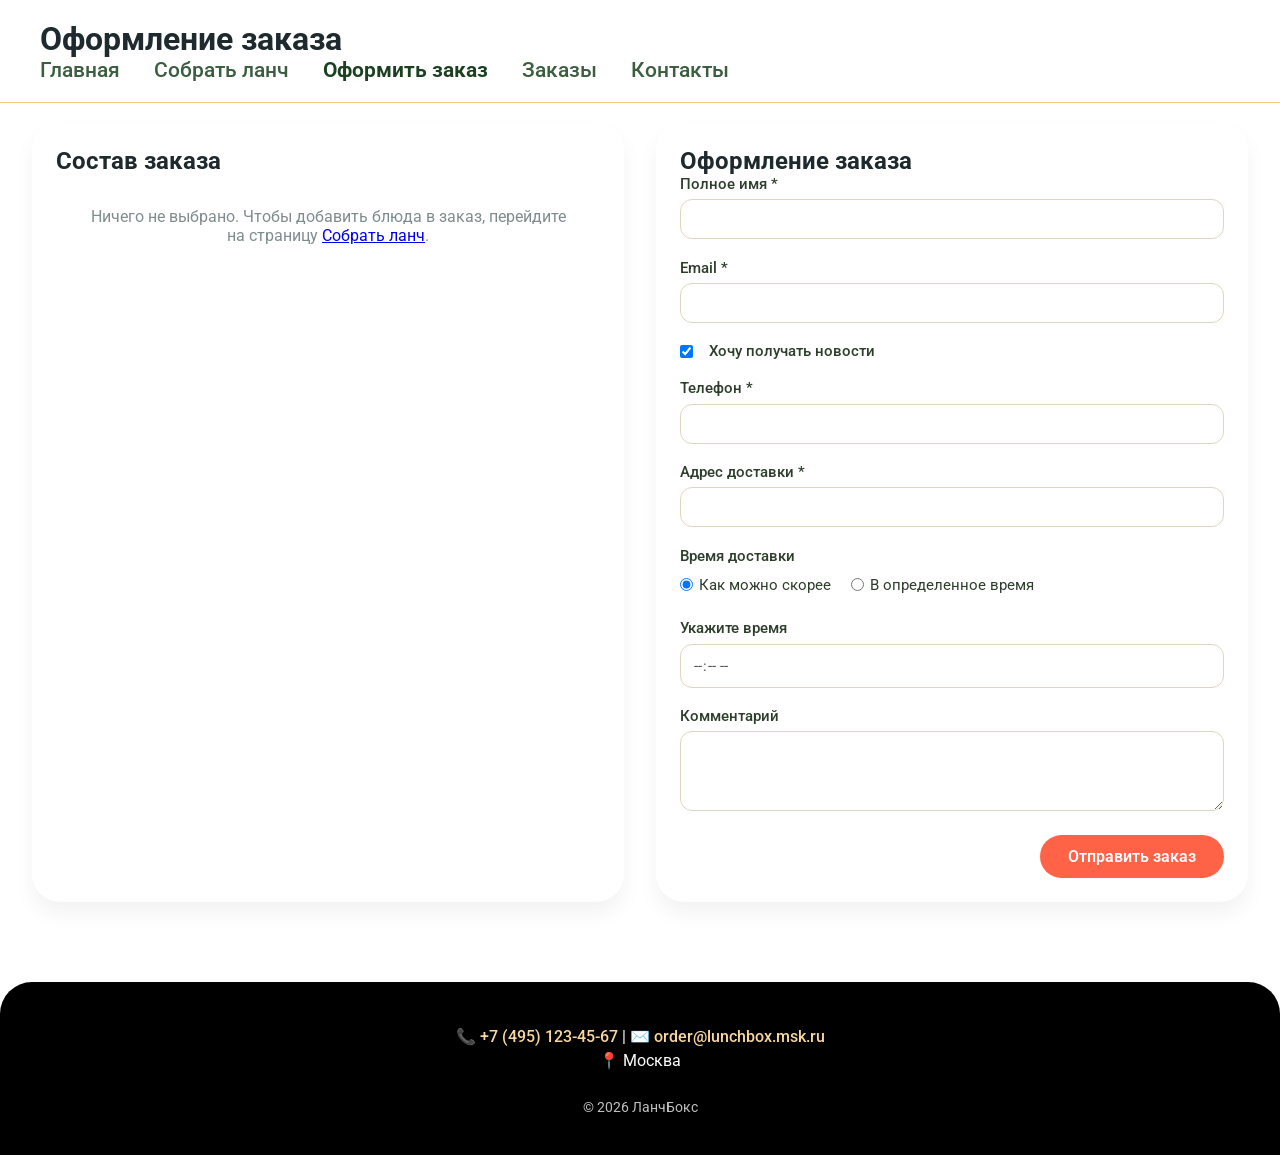
<file: checkout.html>
<!DOCTYPE html>
<html lang="ru">
<head>
    <meta charset="UTF-8">
    <meta name="viewport" content="width=device-width, initial-scale=1.0">
    <title>Оформить заказ — ЛанчБокс</title>
    <link rel="preconnect" href="https://fonts.googleapis.com">
    <link rel="preconnect" href="https://fonts.gstatic.com" crossorigin>
    <link href="https://fonts.googleapis.com/css2?family=Roboto:wght@400;500;700&display=swap" rel="stylesheet">
    <link href="static/css/styles.css" rel="stylesheet">
    <link href="static/css/build-lanch-styles.css" rel="stylesheet">
    <link href="static/css/build-lanch-filters-styles.css" rel="stylesheet">
    <link href="static/css/build-lanch-combo.css" rel="stylesheet">
    <link href="static/css/sticky-panel.css" rel="stylesheet">
</head>
<body>
<header>
    <h1>Оформление заказа</h1>
    <nav>
        <a href="index.html">Главная</a>
        <a href="build-lanch.html">Собрать ланч</a>
        <a href="checkout.html" class="active">Оформить заказ</a>
        <a href="orders.html">Заказы</a>
        <a href="#footer-contacts">Контакты</a>
    </nav>
</header>
<main>
    <div class="checkout-grid">
        <!-- Левая колонка - cостав заказа -->
        <div class="checkout-col">
            <h2>Состав заказа</h2>
            <div id="selected-items-list" class="selected-items-list"></div>
        </div>
        <!-- Правая колонка - aорма оформления -->
        <div class="checkout-col">
            <h2>Оформление заказа</h2>
            <form id="checkoutForm">
                <div class="form-group">
                    <label for="full_name">Полное имя *</label>
                    <input type="text" id="full_name" name="full_name" required>
                </div>
                <div class="form-group">
                    <label for="email">Email *</label>
                    <input type="email" id="email" name="email" required>
                </div>
                <div class="form-group checkbox-group">
                    <input type="checkbox" id="subscribe" name="subscribe" value="1" checked>
                    <label for="subscribe">Хочу получать новости</label>
                </div>
                <div class="form-group">
                    <label for="phone">Телефон *</label>
                    <input type="tel" id="phone" name="phone" required>
                </div>
                <div class="form-group">
                    <label for="delivery_address">Адрес доставки *</label>
                    <input type="text" id="delivery_address" name="delivery_address" required>
                </div>
                <div class="form-group">
                    <label>Время доставки</label>
                    <div class="radio-option">
                        <label><input type="radio" name="delivery_type" value="now" checked> Как можно скорее</label>
                        <label><input type="radio" name="delivery_type" value="by_time"> В определенное время</label>
                    </div>
                </div>
                <div class="form-group time-field" id="time-group">
                    <label for="delivery_time">Укажите время</label>
                    <input type="time" id="delivery_time" name="delivery_time" min="07:00" max="23:00" step="300" disabled>
                </div>
                <div class="form-group">
                    <label for="comment">Комментарий</label>
                    <textarea id="comment" name="comment"></textarea>
                </div>
                <div class="buttons-row">
                    <button type="submit" class="btn btn-submit" id="submit-order">Отправить заказ</button>
                </div>
            </form>
        </div>
    </div>
</main>
<footer id="footer-contacts">
    <div class="footer-contacts">
        <p>📞 <a href="tel:+74951234567">+7 (495) 123-45-67</a> | ✉️ <a href="mailto:order@lunchbox.msk.ru">order@lunchbox.msk.ru</a></p>
        <p>📍 Москва</p>
    </div>
    <div class="copyright">© 2026 ЛанчБокс</div>
</footer>

<script src="js/dishes_data.js"></script>
<script src="js/order.js"></script>
<script src="js/checkout.js"></script>
</body>
</html>
</file>
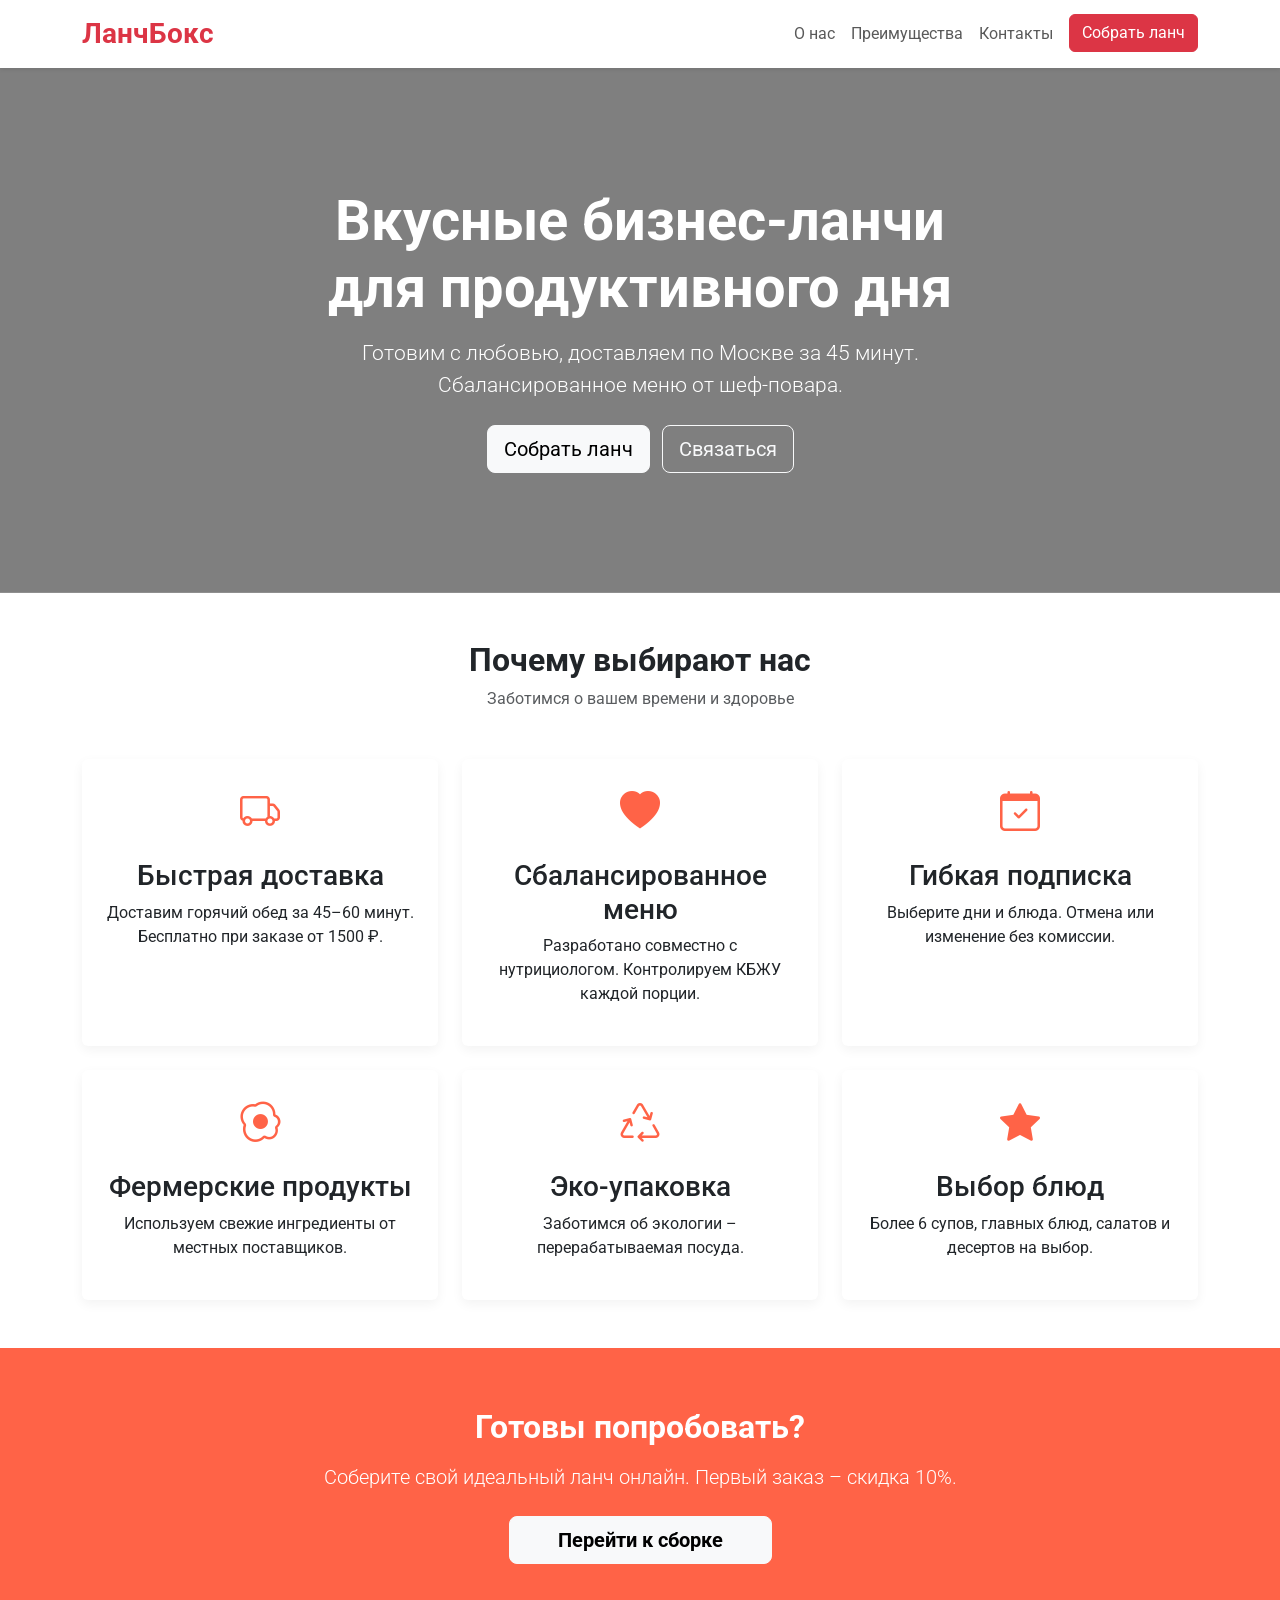
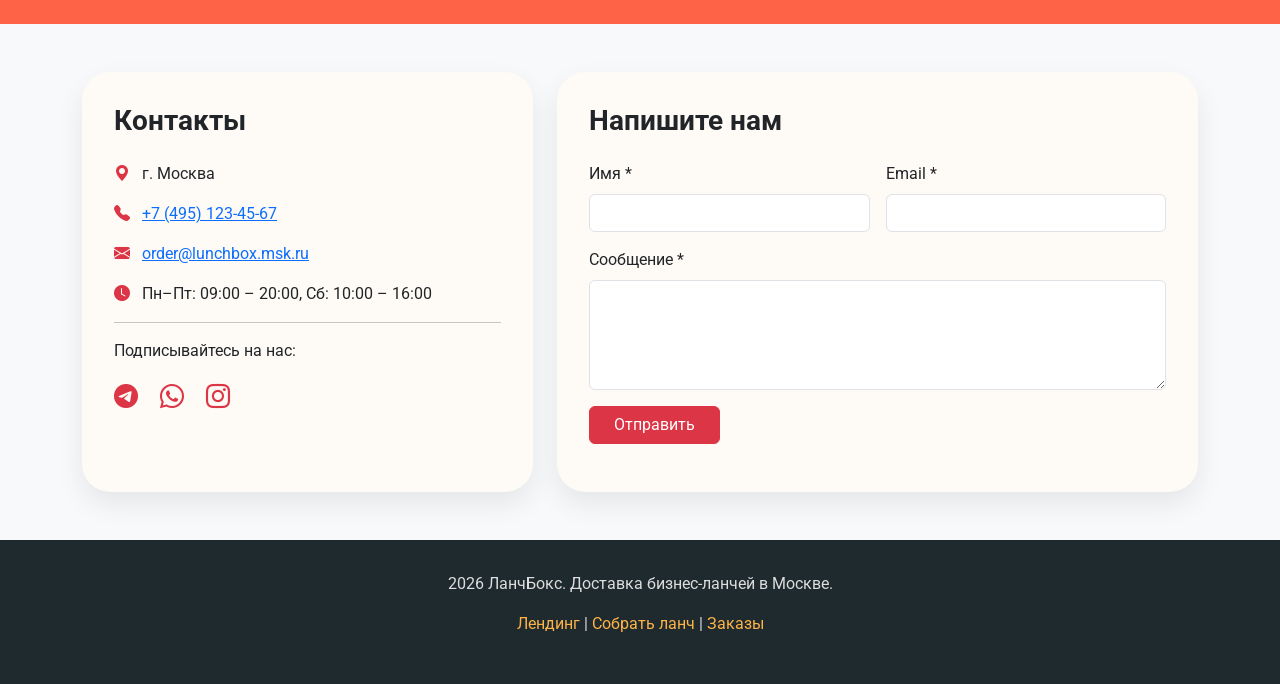
<file: landing.html>
<!DOCTYPE html>
<html lang="ru">
<head>
    <meta charset="UTF-8">
    <meta name="viewport" content="width=device-width, initial-scale=1.0">
    <title>ЛанчБокс – Доставка бизнес-ланчей в Москве</title>
    <link href="https://cdn.jsdelivr.net/npm/bootstrap@5.3.0/dist/css/bootstrap.min.css" rel="stylesheet">
    <link rel="stylesheet" href="https://cdn.jsdelivr.net/npm/bootstrap-icons@1.11.3/font/bootstrap-icons.min.css">
    <link href="https://fonts.googleapis.com/css2?family=Roboto:wght@400;500;700&display=swap" rel="stylesheet">
    <link href="static/css/landing-styles.css" rel="stylesheet">
</head>
<body>

<nav class="navbar navbar-expand-lg navbar-light bg-white shadow-sm sticky-top">
    <div class="container">
        <a class="navbar-brand fw-bold fs-3 text-danger" href="landing.html">ЛанчБокс</a>
        <button class="navbar-toggler" type="button" data-bs-toggle="collapse" data-bs-target="#navbarNav">
            <span class="navbar-toggler-icon"></span>
        </button>
        <div class="collapse navbar-collapse" id="navbarNav">
            <ul class="navbar-nav ms-auto">
                <li class="nav-item"><a class="nav-link" href="#about">О нас</a></li>
                <li class="nav-item"><a class="nav-link" href="#features">Преимущества</a></li>
                <li class="nav-item"><a class="nav-link" href="#contact">Контакты</a></li>
                <li class="nav-item"><a class="btn btn-danger ms-2" href="build-lanch.html">Собрать ланч</a></li>
            </ul>
        </div>
    </div>
</nav>

<section class="hero text-center">
    <div class="container">
        <div class="row justify-content-center">
            <div class="col-lg-8">
                <h1>Вкусные бизнес-ланчи <br> для продуктивного дня</h1>
                <p class="lead">Готовим с любовью, доставляем по Москве за 45 минут. Сбалансированное меню от шеф-повара.</p>
                <a href="build-lanch.html" class="btn btn-light btn-lg me-2">Собрать ланч</a>
                <a href="#contact" class="btn btn-outline-light btn-lg">Связаться</a>
            </div>
        </div>
    </div>
</section>

<section id="features" class="py-5">
    <div class="container">
        <div class="text-center mb-5">
            <h2 class="fw-bold">Почему выбирают нас</h2>
            <p class="text-muted">Заботимся о вашем времени и здоровье</p>
        </div>
        <div class="row g-4">
            <div class="col-md-4">
                <div class="card feature-card text-center p-4 h-100">
                    <div class="feature-icon"><i class="bi bi-truck"></i></div>
                    <h3>Быстрая доставка</h3>
                    <p>Доставим горячий обед за 45–60 минут. Бесплатно при заказе от 1500 ₽.</p>
                </div>
            </div>
            <div class="col-md-4">
                <div class="card feature-card text-center p-4 h-100">
                    <div class="feature-icon"><i class="bi bi-heart-fill"></i></div>
                    <h3>Сбалансированное меню</h3>
                    <p>Разработано совместно с нутрициологом. Контролируем КБЖУ каждой порции.</p>
                </div>
            </div>
            <div class="col-md-4">
                <div class="card feature-card text-center p-4 h-100">
                    <div class="feature-icon"><i class="bi bi-calendar-check"></i></div>
                    <h3>Гибкая подписка</h3>
                    <p>Выберите дни и блюда. Отмена или изменение без комиссии.</p>
                </div>
            </div>
            <div class="col-md-4">
                <div class="card feature-card text-center p-4 h-100">
                    <div class="feature-icon"><i class="bi bi-egg-fried"></i></div>
                    <h3>Фермерские продукты</h3>
                    <p>Используем свежие ингредиенты от местных поставщиков.</p>
                </div>
            </div>
            <div class="col-md-4">
                <div class="card feature-card text-center p-4 h-100">
                    <div class="feature-icon"><i class="bi bi-recycle"></i></div>
                    <h3>Эко-упаковка</h3>
                    <p>Заботимся об экологии – перерабатываемая посуда.</p>
                </div>
            </div>
            <div class="col-md-4">
                <div class="card feature-card text-center p-4 h-100">
                    <div class="feature-icon"><i class="bi bi-star-fill"></i></div>
                    <h3>Выбор блюд</h3>
                    <p>Более 6 супов, главных блюд, салатов и десертов на выбор.</p>
                </div>
            </div>
        </div>
    </div>
</section>

<section class="cta-section text-center">
    <div class="container">
        <div class="row justify-content-center">
            <div class="col-lg-8">
                <h2 class="fw-bold mb-3">Готовы попробовать?</h2>
                <p class="mb-4 lead">Соберите свой идеальный ланч онлайн. Первый заказ – скидка 10%.</p>
                <a href="build-lanch.html" class="btn btn-light btn-lg px-5 py-2 fw-bold">Перейти к сборке</a>
            </div>
        </div>
    </div>
</section>

<section id="contact" class="py-5 bg-light">
    <div class="container">
        <div class="row g-4">
            <div class="col-md-5">
                <div class="contact-form h-100">
                    <h3 class="fw-bold mb-4">Контакты</h3>
                    <p><i class="bi bi-geo-alt-fill text-danger me-2"></i> г. Москва</p>
                    <p><i class="bi bi-telephone-fill text-danger me-2"></i> <a href="tel:+74951234567">+7 (495) 123-45-67</a></p>
                    <p><i class="bi bi-envelope-fill text-danger me-2"></i> <a href="mailto:order@lunchbox.msk.ru">order@lunchbox.msk.ru</a></p>
                    <p><i class="bi bi-clock-fill text-danger me-2"></i> Пн–Пт: 09:00 – 20:00, Сб: 10:00 – 16:00</p>
                    <hr>
                    <p class="mt-3">Подписывайтесь на нас:</p>
                    <div class="fs-4">
                        <a href="#" class="text-danger me-3"><i class="bi bi-telegram"></i></a>
                        <a href="#" class="text-danger me-3"><i class="bi bi-whatsapp"></i></a>
                        <a href="#" class="text-danger"><i class="bi bi-instagram"></i></a>
                    </div>
                </div>
            </div>

            <div class="col-md-7">
                <div class="contact-form">
                    <h3 class="fw-bold mb-4">Напишите нам</h3>
                    <form id="feedbackForm">
                        <div class="row g-3">
                            <div class="col-md-6">
                                <label for="name" class="form-label">Имя *</label>
                                <input type="text" class="form-control" id="name" required>
                            </div>
                            <div class="col-md-6">
                                <label for="email" class="form-label">Email *</label>
                                <input type="email" class="form-control" id="email" required>
                            </div>
                            <div class="col-12">
                                <label for="message" class="form-label">Сообщение *</label>
                                <textarea class="form-control" id="message" rows="4" required></textarea>
                            </div>
                            <div class="col-12">
                                <button type="submit" class="btn btn-danger px-4">Отправить</button>
                                <div id="formMessage" class="mt-3"></div>
                            </div>
                        </div>
                    </form>
                </div>
            </div>
        </div>
    </div>
</section>

<footer class="text-center">
    <div class="container">
        <p>2026 ЛанчБокс. Доставка бизнес-ланчей в Москве.</p>
        <p><a href="landing.html">Лендинг</a> | <a href="build-lanch.html">Собрать ланч</a> | <a href="orders.html">Заказы</a></p>
    </div>
</footer>

<script src="https://cdn.jsdelivr.net/npm/bootstrap@5.3.0/dist/js/bootstrap.bundle.min.js"></script>
<script>
    // Обработка формы обратной связи (демонстрация, без отправки на сервер)
    document.getElementById('feedbackForm').addEventListener('submit', function(e) {
        e.preventDefault();
        const name = document.getElementById('name').value.trim();
        const email = document.getElementById('email').value.trim();
        const message = document.getElementById('message').value.trim();
        if (!name || !email || !message) {
            document.getElementById('formMessage').innerHTML = '<div class="alert alert-danger">Заполните все поля.</div>';
            return;
        }
        document.getElementById('formMessage').innerHTML = '<div class="alert alert-success">Спасибо! Мы свяжемся с вами в ближайшее время.</div>';
        this.reset();
        setTimeout(() => document.getElementById('formMessage').innerHTML = '', 5000);
    });
</script>
</body>
</html>
</file>
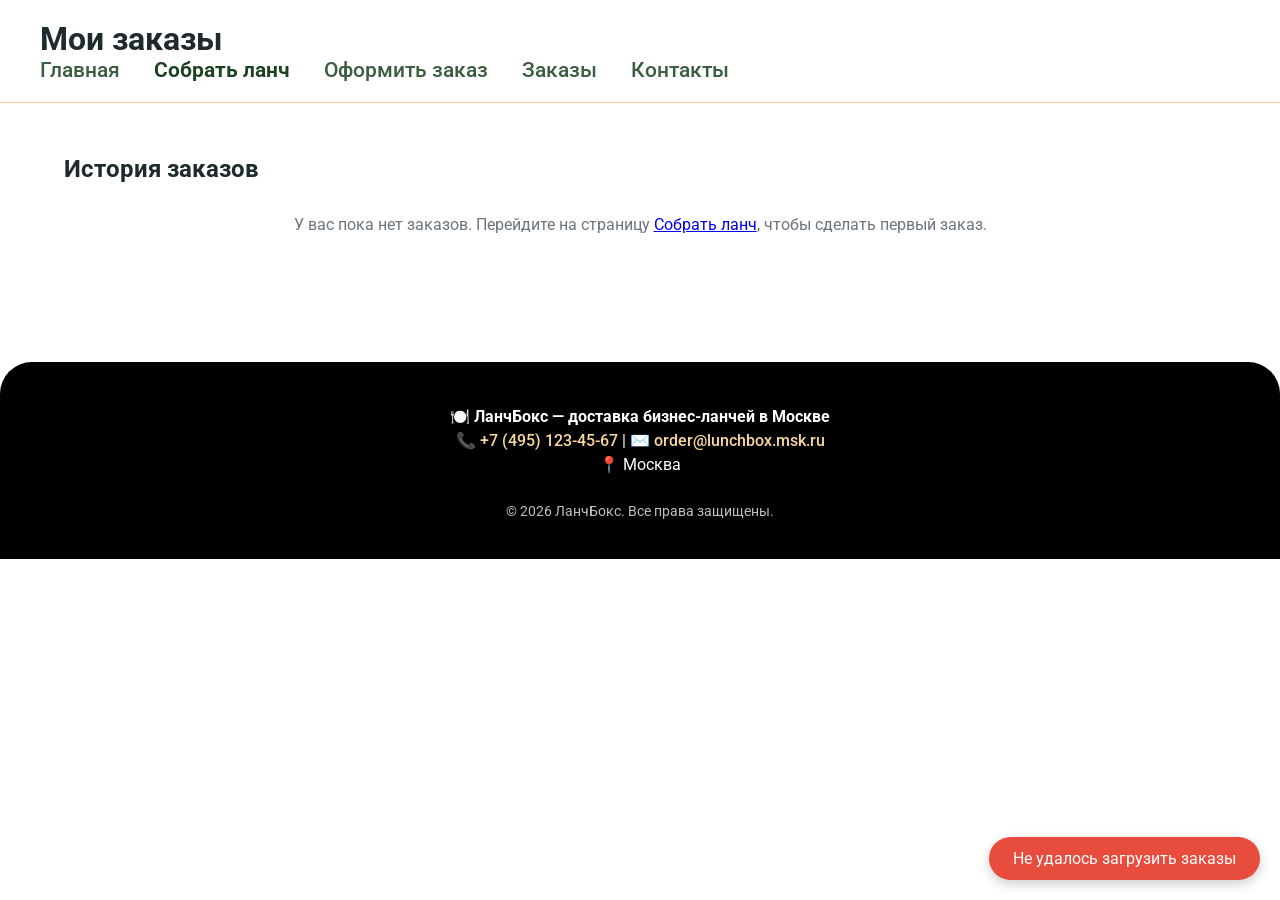
<file: orders.html>
<!DOCTYPE html>
<html lang="ru">
<head>
    <meta charset="UTF-8">
    <meta name="viewport" content="width=device-width, initial-scale=1.0">
    <title>Мои заказы — ЛанчБокс</title>
    <link rel="stylesheet" href="https://cdn.jsdelivr.net/npm/bootstrap-icons@1.11.3/font/bootstrap-icons.min.css">
    <link rel="preconnect" href="https://fonts.googleapis.com">
    <link rel="preconnect" href="https://fonts.gstatic.com" crossorigin>
    <link href="https://fonts.googleapis.com/css2?family=Roboto:wght@400;500;700&display=swap" rel="stylesheet">
    <link href="static/css/styles.css" rel="stylesheet">
    <link href="static/css/build-lanch-styles.css" rel="stylesheet">
    <link href="static/css/build-lanch-filters-styles.css" rel="stylesheet">
    <link href="static/css/orders-styles.css" rel="stylesheet">
</head>
<body>
<header>
    <h1>Мои заказы</h1>
    <nav>
        <a href="index.html">Главная</a>
        <a href="build-lanch.html" class="active">Собрать ланч</a>
        <a href="checkout.html">Оформить заказ</a>
        <a href="orders.html">Заказы</a>
        <a href="#footer-contacts">Контакты</a>
    </nav>
</header>
<main>
    <div class="orders-container">
        <h2>История заказов</h2>
        <div id="orders-list" class="orders-list">
            <div class="loading">Загрузка заказов...</div>
        </div>
    </div>
</main>
<footer id="footer-contacts">
    <div class="footer-contacts">
        <p><strong>🍽️ ЛанчБокс — доставка бизнес-ланчей в Москве</strong></p>
        <p>📞 <a href="tel:+74951234567">+7 (495) 123-45-67</a> | ✉️ <a href="mailto:order@lunchbox.msk.ru">order@lunchbox.msk.ru</a></p>
        <p>📍 Москва</p>
    </div>
    <div class="copyright">© 2026 ЛанчБокс. Все права защищены.</div>
</footer>

<!-- Модальное окно (общее) -->
<div id="modal-overlay" class="modal-overlay" style="display: none;">
    <div class="modal-content">
        <span class="modal-close">&times;</span>
        <div id="modal-body"></div>
    </div>
</div>


<script src="js/dishes_data.js"></script>
<script src="js/order.js"></script>
<script src="js/orders.js"></script>
</body>
</html>
</file>
<file: static/css/styles.css>
* {
    margin: 0;
    padding: 0;
    box-sizing: border-box;
}

body {
    font-family: 'Roboto', sans-serif;
    font-size: 16px;
    color: #1e2a2e;
    scroll-behavior: smooth;
}


header {
    background: #ffffff;
    padding: 20px 20px 20px 40px;
    margin-bottom: 20px;
    border-bottom: 1px solid #f8cc82;
}

main {
    max-width: 1280px;
    margin: 0 auto;
    padding: 0 2rem 2rem 2rem;
}


section {
    padding: 20px 20px 20px 20px;
    margin-bottom: 30px;
}


footer {
    background-color: #000000;     
    color: #ffffff;                 
    padding: 2.5rem 2rem;
    margin-top: 1rem;
    text-align: center;
    border-top-left-radius: 32px;
    border-top-right-radius: 32px;
}

h1.mainheader {
    font-size: 2.5rem;
    font-weight: 700;
    color: #bc6c25;
    margin-bottom: 35px;
    display: inline-block;
}

nav a {
    text-decoration: none;
    font-size: 1.3rem;
    font-weight: 500;
    color: #3a5e3f;
    margin-right: 30px;
    padding-bottom: 3px;
    border-bottom: 2px solid transparent;
}

nav a.active{
    color:#1b4120;
    font-weight: 650;
}

nav a:hover {
    color: #f17253;
    border-bottom-color: #f17253;
}

footer a {
    text-decoration: none;
    font-family: 'Roboto', sans-serif;
    font-size: 14;
    color: #f4d3a1;
}



.footer-contacts p {
    margin-top: 5px;
    margin-bottom: 5px;
    font-size: 1rem;
}

.footer-contacts a {
    color: #f9d79f;
    font-weight: 500;
}

.footer-contacts a:hover {
    color: #ffbc6e;
    text-decoration: underline;
}

.copyright {
    margin-top: 1.8rem;
    font-size: 0.85rem;
    opacity: 0.75;
}

@media (max-width: 800px) {
    main {
        padding: 0px 10px 15px 10px;
    }
    h1 {
        font-size: 1.9rem;
        text-align: center;
    }
    h2 {
        font-size: 1.6rem;
    }
    .about-wrapper {
        flex-direction: column;
    }
    nav a {
        margin-right: 1.2rem;
    }
    th, td {
        padding: 10px 8px;
        font-size: 0.85rem;
    }
    section {
        padding: 1.4rem;
    }
}

.loading {
    text-align: center;
    font-size: 1.5rem;
    padding: 2rem;
    color: #bc6c25;
}
</file>
<file: static/css/build-lanch-styles.css>
.menu-section {
    margin-bottom: 50px;
}
.menu-section h2 {
    font-size: 1.9rem;
    font-weight: 600;
    color: #2d3e2b;
    margin-bottom: 20px;
}
/*строка, то есть на каждую категорию*/
.dishes-grid {
    display: grid;
    grid-template-columns: repeat(3, 1fr);
    gap: 10px;
}
/*одна карточка*/
.dish-card {
    background-color: #ffffff;
    padding: 30px 40px;
    border-radius: 35px;
    display: flex;
    flex-direction: column; /*элементы друг под другом*/
    height: 100%;
}
.dish-card:hover {
    border: 2px solid #f99c8c;
}
/* при наведении на карточку меняем фон кнопки */
.dish-card:hover button {
    background-color: #ff6347;
    color: white;
}
.dish-card img {
    width: 100%;
    border-radius: 35px;
    aspect-ratio: 1 / 0.9;
    object-fit: cover;
    margin-bottom: 15px;
}
.dish-price {
    font-size: 1.6rem;
    font-weight: 700;
    color: #bc6c25;
    margin: 10px 0 5px;
}
.dish-title {
    font-size: 1.35rem;
    font-weight: 600;
    color: #2d3e2b;
    margin-bottom: 8px;
}
.dish-weight {
    font-size: 0.9rem;
    color: #6c757d;
    margin-bottom: 16px;
}
button {
    background-color: #f1eee9;
    border: none;
    padding: 10px 30px;
    border-radius: 10px;
    cursor: pointer;
    font-weight: 500;
    font-size: 1rem;
    margin-top: auto;   /* прижимаем кнопку вниз независимо от высоты названия */
    align-self: flex-start;
}

.order-form-container {
    background: #ffffff;
    border-radius: 35px;
    padding: 2rem;
    margin-top: 2rem;
    box-shadow: 0 12px 28px rgba(0, 0, 0, 0.08);
}

.order-form-container h2 {
    font-size: 1.9rem;
    font-weight: 600;
    color: #2d3e2b;
    margin-bottom: 1.8rem;
    padding-left: 1rem;
}

.form-grid {
    display: grid;
    grid-template-columns: 1fr 1fr;
    gap: 2rem;
}

.form-col {
    background: #fefaf5;
    padding: 1.5rem;
    border-radius: 28px;
    box-shadow: 0 4px 12px rgba(0, 0, 0, 0.03);
}

.form-col h3 {
    font-size: 1.5rem;
    font-weight: 600;
    color: #bc6c25;
    margin-bottom: 1.5rem;
    padding-bottom: 0.5rem;
    border-bottom: 2px solid #ff6347;
    display: inline-block;
}

.form-group {
    margin-bottom: 1.2rem;
    display: flex;
    flex-direction: column;
}

.form-group label {
    font-weight: 500;
    margin-bottom: 0.4rem;
    color: #2d3e2b;
    font-size: 0.95rem;
}

.form-group select,
.form-group input,
.form-group textarea {
    padding: 10px 12px;
    border: 1px solid #e0d6c0;
    border-radius: 12px;
    font-family: 'Roboto', sans-serif;
    font-size: 0.95rem;
    background-color: white;
    transition: 0.2s;
}

.form-group select:focus,
.form-group input:focus,
.form-group textarea:focus {
    outline: none;
    border-color: #ff6347;
    box-shadow: 0 0 0 2px rgba(255, 99, 71, 0.2);
}

textarea {
    resize: vertical;
    min-height: 80px;
}

/* чекбокс и радио */
.checkbox-group, .radio-group {
    flex-direction: row;
    align-items: center;
    gap: 10px;
}
.checkbox-group label, .radio-group label {
    margin-bottom: 0;
    cursor: pointer;
}
.checkbox-group input, .radio-group input {
    width: auto;
    margin-right: 6px;
    cursor: pointer;
}
.radio-option {
    display: flex;
    align-items: center;
    gap: 20px;
    flex-wrap: wrap;
    margin-top: 5px;
}
.radio-option label {
    display: flex;
    align-items: center;
    gap: 6px;
    font-weight: normal;
    cursor: pointer;
}

.time-field {
    margin-top: 10px;
}

.buttons-row {
    display: flex;
    gap: 1rem;
    justify-content: flex-end;
    margin-top: 1.5rem;
}

.btn {
    padding: 12px 28px;
    border: none;
    border-radius: 40px;
    font-weight: 600;
    font-size: 1rem;
    cursor: pointer;
    font-family: 'Roboto', sans-serif;
}

.btn-reset {
    background-color: #e9e0d0;
    color: #5e3a1c;
}
.btn-reset:hover {
    background-color: #d6cbbc;
}

.btn-submit {
    background-color: #ff6347;
    color: white;
}
.btn-submit:hover {
    background-color: #e5533a;
}

@media (max-width: 800px) {
    .dishes-grid {
        grid-template-columns: repeat(2, 1fr);
    }
    nav {
        justify-content: space-between; /* равное расстояние между элементами, без отступов по краям */
    }

    .form-grid {
        grid-template-columns: 1fr;
        gap: 1rem;
    }
}

@media (max-width: 600px) {
    h1 {
        text-align: center;
    }
    nav {
        flex-direction: column;
        align-items: center; /* выравнивание по центру поперечной оси */
    }
    nav a {
        font-size: calc(1.05rem + 4px);
    }
    .menu-section h2 {
        text-align: center;
    }
    .dishes-grid {
        grid-template-columns: 1fr;
    }
    .order-form-container h2 {
        text-align: center;
    }
    .form-col h3 {
        display: block;
        text-align: center;
    }
    .buttons-row {
        flex-direction: column;
    }
    .btn {
        text-align: center;
    }
}
</file>
<file: static/css/build-lanch-filters-styles.css>
.filters-bar {
    display: flex;
    flex-wrap: wrap;
    gap: 12px;
    margin-bottom: 1.5rem;
    padding-bottom: 0.5rem;
    border-bottom: 1px solid #f0e4cf;
}

.filter-btn {
    background: #f1eee9;
    border: none;
    padding: 6px 18px;
    border-radius: 30px;
    font-family: 'Roboto', sans-serif;
    font-size: 0.9rem;
    font-weight: 500;
    color: #5e3a1c;
    cursor: pointer;
}

.filter-btn:hover {
    background-color: #e0d8cb;
}

.filter-btn.active {
    background-color: #ff6347;
    color: white;
    box-shadow: 0 2px 6px rgba(255, 99, 71, 0.3);
}
</file>
<file: static/css/build-lanch-combo.css>
.combo-section {
    background: #ffffff;
    border-radius: 35px;
    padding: 2rem;
    margin-bottom: 2rem;
    box-shadow: 0 12px 28px rgba(0, 0, 0, 0.08);
}
.combo-grid {
    display: grid;
    grid-template-columns: repeat(3, 1fr);
    gap: 20px;
    margin: 1.5rem 0;
}
.combo-card {
    background: #fefaf5;
    border-radius: 28px;
    padding: 1.2rem;
    text-align: center;
    transition: all 0.2s;
    box-shadow: 0 4px 12px rgba(0, 0, 0, 0.05);
}
.combo-card h3 {
    font-size: 1.3rem;
    color: #bc6c25;
    margin-bottom: 1rem;
}
.combo-dishes {
    display: flex;
    flex-wrap: wrap;
    justify-content: center;
    gap: 12px;
    margin-bottom: 0.5rem;
}
.combo-dish-item {
    text-align: center;
    width: 70px;
}
.combo-dish-item img {
    width: 60px;
    height: 60px;
    object-fit: cover;
    border-radius: 20px;
    transition: transform 0.3s ease;
}
.combo-dish-item img:hover {
    transform: translateY(-5px) scale(1.05);
}
.combo-dish-item span {
    display: block;
    font-size: 0.75rem;
    margin-top: 6px;
    color: #2d3e2b;
}
.dessert-info {
    text-align: center;
    font-size: 0.85rem;
    color: #6c757d;
    margin-top: 1rem;
    font-style: italic;
}

/*Для уведомлений*/
.notification-overlay {
    position: fixed;
    top: 0;
    left: 0;
    width: 100%;
    height: 100%;
    background-color: rgba(0, 0, 0, 0.6);
    display: flex;
    align-items: center;
    justify-content: center;
    z-index: 1000;
}
.notification-modal {
    background: white;
    border-radius: 40px;
    padding: 2rem;
    max-width: 400px;
    width: 90%;
    text-align: center;
    box-shadow: 0 25px 40px rgba(0, 0, 0, 0.3);
    animation: fadeInUp 0.3s ease;
}
.notification-modal p {
    font-size: 1.2rem;
    margin-bottom: 1.5rem;
    color: #2d3e2b;
}
.notification-modal button {
    background-color: #f1eee9;
    border: none;
    padding: 10px 30px;
    border-radius: 40px;
    font-weight: 600;
    cursor: pointer;
    transition: all 0.2s;
    font-size: 1rem;
}
.notification-modal button:hover {
    background-color: #ff6347;
    color: white;
}
@keyframes fadeInUp {
    from {
        opacity: 0;
        transform: translateY(30px);
    }
    to {
        opacity: 1;
        transform: translateY(0);
    }
}

@media (max-width: 800px) {
    .combo-grid {
        grid-template-columns: repeat(2, 1fr);
    }
}
@media (max-width: 600px) {
    .combo-grid {
        grid-template-columns: 1fr;
    }
}
</file>
<file: static/css/sticky-panel.css>
/* Sticky панель */
.sticky-panel {
    position: sticky;
    bottom: 20px;
    z-index: 100;
    background: white;
    border-radius: 60px;
    box-shadow: 0 8px 20px rgba(0,0,0,0.15);
    padding: 12px 24px;
    margin: 0 2rem 1rem;
    backdrop-filter: blur(8px);
    background: rgba(255,255,255,0.95);
}
.panel-content {
    display: flex;
    justify-content: space-between;
    align-items: center;
    flex-wrap: wrap;
    gap: 15px;
}
.checkout-btn {
    background-color: #ff6347;
    color: white;
    padding: 8px 24px;
    border-radius: 40px;
    text-decoration: none;
    font-weight: 600;
    transition: 0.2s;
}
.checkout-btn:hover {
    background-color: #e5533a;
}
.checkout-btn.disabled {
    background-color: #ccc;
    pointer-events: none;
    opacity: 0.6;
}
/* Выделение выбранной карточки */
.dish-card.selected {
    border: 2px solid #ff6347;
    background-color: #fff5f0;
}
/* Страница оформления */
.checkout-grid {
    display: grid;
    grid-template-columns: 1fr 1fr;
    gap: 2rem;
    margin-bottom: 2rem;
}
.checkout-col {
    background: white;
    border-radius: 28px;
    padding: 1.5rem;
    box-shadow: 0 12px 20px rgba(0,0,0,0.05);
}
.selected-items-list .selected-category {
    margin-bottom: 1rem;
    border-bottom: 1px solid #eee;
    padding-bottom: 0.5rem;
}
.selected-item-info {
    display: flex;
    justify-content: space-between;
    align-items: center;
    flex-wrap: wrap;
    gap: 10px;
}
.remove-item-btn {
    background: #e74c3c;
    color: white;
    border: none;
    padding: 4px 12px;
    border-radius: 20px;
    cursor: pointer;
}
.empty-order-message {
    text-align: center;
    padding: 2rem;
    color: #7f8c8d;
}
@media (max-width: 800px) {
    .checkout-grid { grid-template-columns: 1fr; }
    .sticky-panel { margin: 0 1rem 1rem; }
}
</file>
<file: static/css/landing-styles.css>
body {
    font-family: 'Roboto', sans-serif;
    overflow-x: hidden;
}
.hero {
    background: linear-gradient(rgba(0,0,0,0.5), rgba(0,0,0,0.5)), url('https://images.unsplash.com/photo-1547573854-74d2a71d0826?w=1600&h=900&fit=crop');
    background-size: cover;
    background-position: center;
    color: white;
    padding: 120px 0;
}
.hero h1 {
    font-size: 3.5rem;
    font-weight: 700;
    margin-bottom: 1rem;
}
.hero .lead {
    font-size: 1.3rem;
    margin-bottom: 1.5rem;
}
/* Карточки преимуществ */
.feature-icon {
    font-size: 2.5rem;
    color: #ff6347;
    margin-bottom: 1rem;
}
.feature-card {
    transition: transform 0.2s;
    height: 100%;
    border: none;
    box-shadow: 0 4px 12px rgba(0,0,0,0.05);
}
.feature-card:hover {
    transform: translateY(-5px);
}
/* CTA блок */
.cta-section {
    background: #ff6347;
    color: white;
    padding: 60px 0;
}
.cta-section .btn-outline-light {
    border-width: 2px;
}
/* Форма обратной связи */
.contact-form {
    background: #fefaf5;
    padding: 2rem;
    border-radius: 28px;
    box-shadow: 0 12px 28px rgba(0,0,0,0.08);
}
footer {
    background-color: #1e2a2e;
    color: #ddd;
    padding: 2rem 0;
}
footer a {
    color: #ffb347;
    text-decoration: none;
}
footer a:hover {
    color: #ff6347;
}
@media (max-width: 768px) {
    .hero h1 {
        font-size: 2.2rem;
    }
    .hero .lead {
        font-size: 1rem;
    }
}
</file>
<file: static/css/orders-styles.css>
/* Страница заказов */
.orders-container {
    background: white;
    border-radius: 35px;
    padding: 2rem;
    margin: 1rem 0;
}
.orders-table {
    display: flex;
    flex-direction: column;
    gap: 0.5rem;
}
.orders-header, .order-row {
    display: grid;
    grid-template-columns: 50px 160px 1fr 100px 180px 100px;
    gap: 10px;
    align-items: center;
    padding: 12px 8px;
    border-bottom: 1px solid #f0e4cf;
}
.orders-header {
    font-weight: 700;
    background: #fefaf5;
    border-bottom: 2px solid #ff6347;
}
.order-row:hover {
    background: #fef5e8;
}
.order-composition {
    white-space: nowrap;
    overflow: hidden;
    text-overflow: ellipsis;
}
.order-actions {
    display: flex;
    gap: 8px;
}
.action-btn {
    background: none;
    border: none;
    font-size: 1.2rem;
    cursor: pointer;
    color: #5e3a1c;
    transition: 0.2s;
}
.action-btn:hover {
    color: #ff6347;
    transform: scale(1.1);
}
.empty-message {
    text-align: center;
    padding: 2rem;
    color: #6c757d;
}

/* Модальные окна */
.modal-overlay {
    position: fixed;
    top: 0;
    left: 0;
    width: 100%;
    height: 100%;
    background: rgba(0,0,0,0.6);
    display: flex;
    align-items: center;
    justify-content: center;
    z-index: 1000;
}
.modal-content {
    background: white;
    border-radius: 35px;
    max-width: 500px;
    width: 90%;
    max-height: 80vh;
    overflow-y: auto;
    padding: 1.5rem;
    position: relative;
}
.modal-close {
    position: absolute;
    top: 12px;
    right: 18px;
    font-size: 28px;
    cursor: pointer;
    color: #888;
}
.modal-close:hover {
    color: #ff6347;
}
.modal-buttons {
    display: flex;
    justify-content: flex-end;
    gap: 12px;
    margin-top: 20px;
}
.btn-modal-ok, .btn-save, .btn-confirm-delete {
    background: #ff6347;
    color: white;
    border: none;
    padding: 8px 20px;
    border-radius: 30px;
    cursor: pointer;
}
.btn-cancel, .btn-cancel-delete {
    background: #e9e0d0;
    border: none;
    padding: 8px 20px;
    border-radius: 30px;
    cursor: pointer;
}

/* Уведомления (тосты) */
.custom-notification {
    position: fixed;
    bottom: 20px;
    right: 20px;
    background: #2ecc71;
    color: white;
    padding: 12px 24px;
    border-radius: 40px;
    z-index: 1100;
    box-shadow: 0 4px 12px rgba(0,0,0,0.2);
    animation: fadeIn 0.3s;
}
.custom-notification.error {
    background: #e74c3c;
}
@keyframes fadeIn {
    from { opacity: 0; transform: translateY(20px); }
    to { opacity: 1; transform: translateY(0); }
}

/* Адаптивность */
@media (max-width: 800px) {
    .orders-header, .order-row {
        grid-template-columns: 40px 140px 2fr 80px 140px 80px;
        font-size: 0.8rem;
    }
}
@media (max-width: 600px) {
    .orders-header { display: none; }
    .order-row {
        display: flex;
        flex-direction: column;
        border: 1px solid #f0e4cf;
        border-radius: 20px;
        padding: 10px;
        margin-bottom: 10px;
    }
    .order-row > div {
        display: flex;
        justify-content: space-between;
        padding: 4px 0;
    }
    .order-row > div::before {
        content: attr(data-label);
        font-weight: bold;
    }
    .order-row > div:first-child::before { content: "№"; }
    .order-row > div:nth-child(2)::before { content: "Дата"; }
    .order-row > div:nth-child(3)::before { content: "Состав"; }
    .order-row > div:nth-child(4)::before { content: "Стоимость"; }
    .order-row > div:nth-child(5)::before { content: "Доставка"; }
    .order-row > div:last-child::before { content: "Действия"; }
}
</file>
